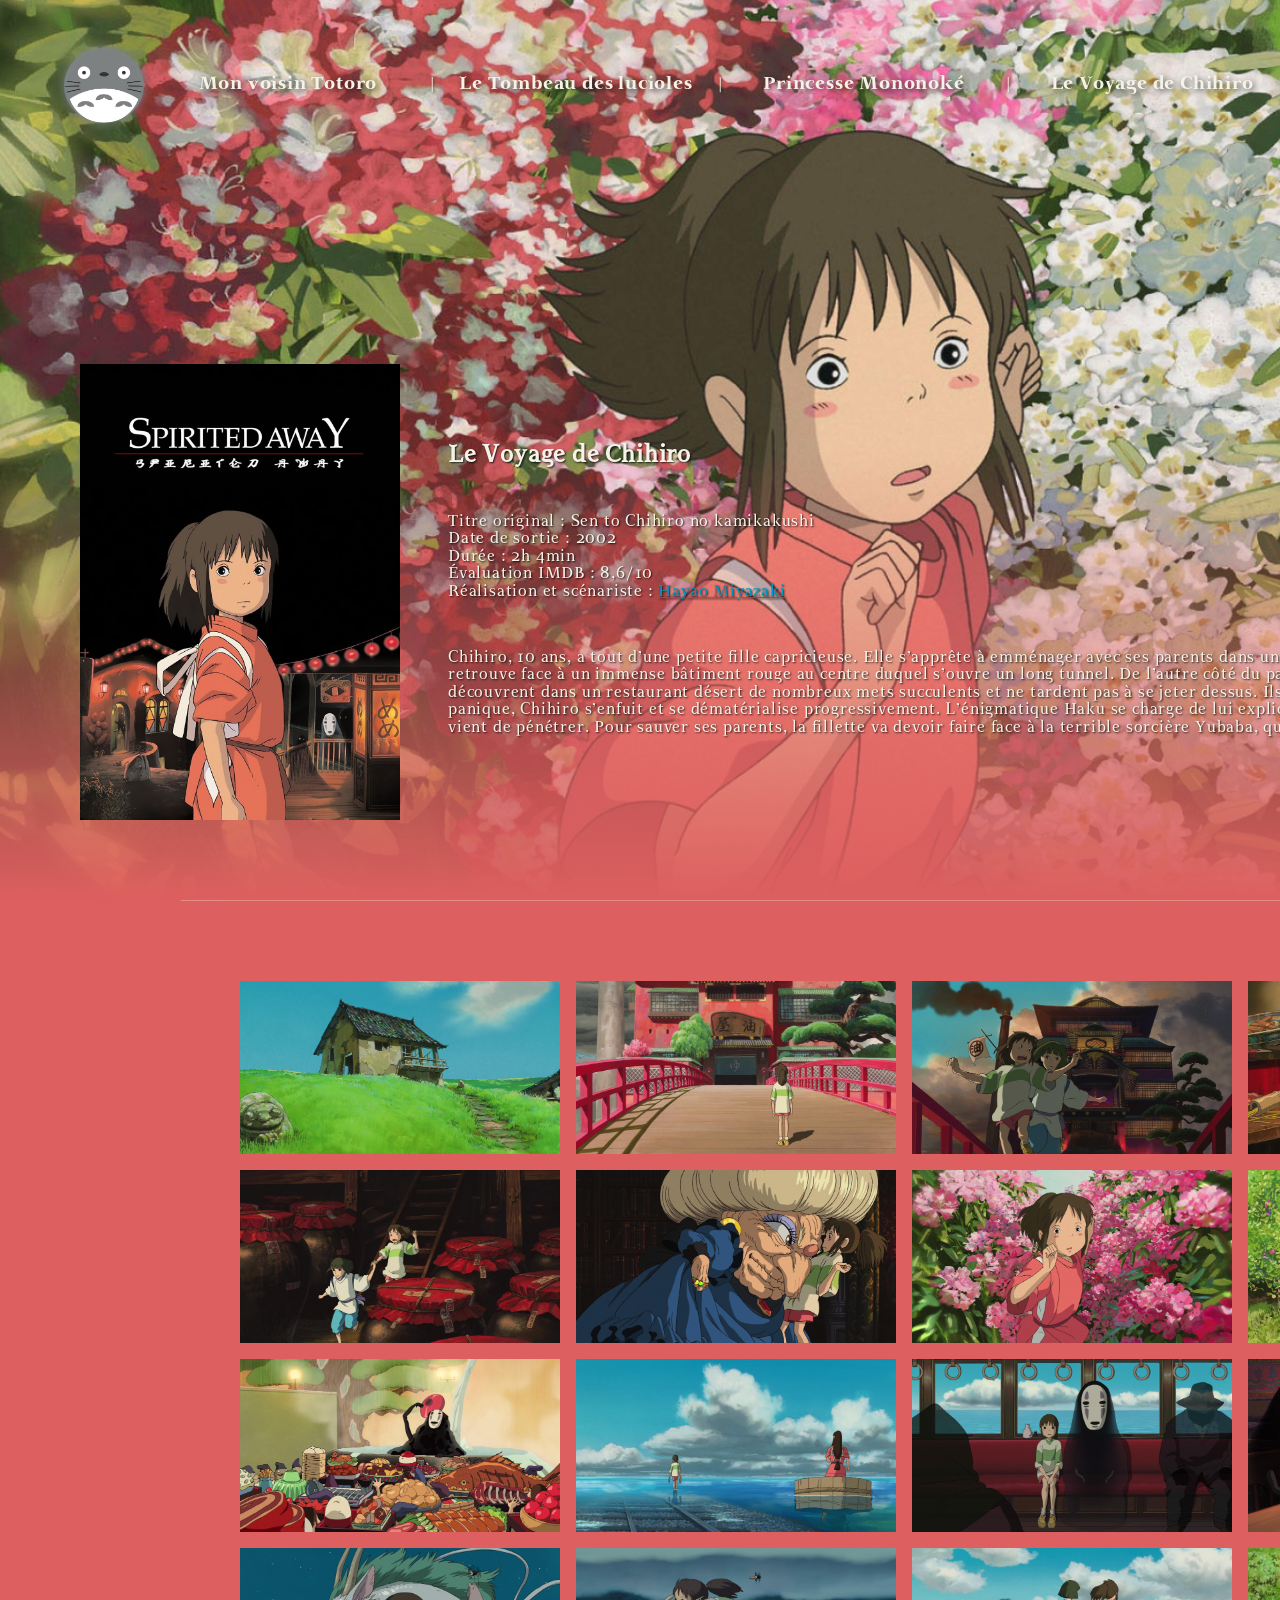
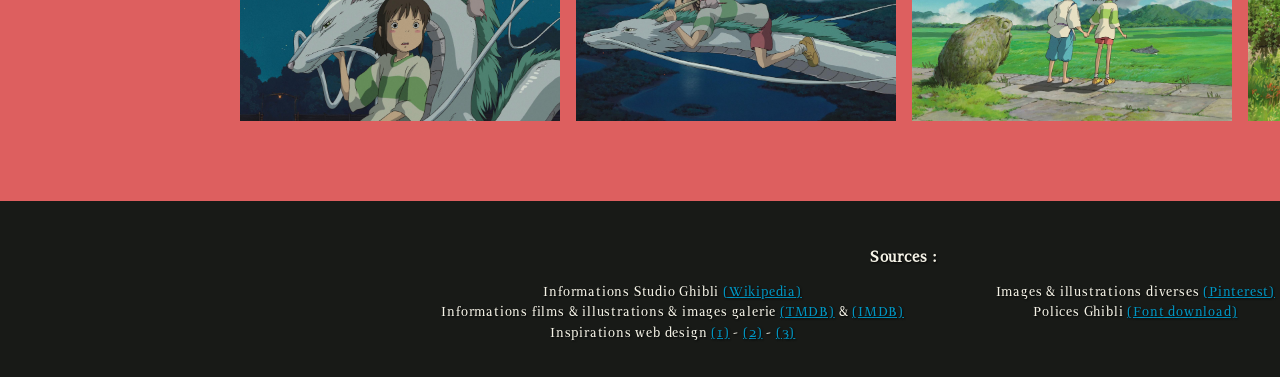
<file: pages/chihiro.html>
<!DOCTYPE html>
<html lang="fr">

<head>
    <meta charset="UTF-8">
    <meta name="viewport" content="width=device-width, initial-scale=1.0">
    <meta name="author" content="mathieu253" />

    <!----- Favicon ----->
    <link rel="icon" href="../ressources/images/favicon.ico" type="image/x-icon">

    <!----- Styles ----->
    <link rel="stylesheet" href="../css/main.css">
    <link rel="stylesheet" href="../css/films.css">

    <!----- Titre ----->
    <title>Studio Ghibli - Mederic Mathieu</title>
</head>



<body>
    <header>
        <nav class="navbar">
			
			<!-- Logo -->
			<a class="navbar__logo-lien" href="../index.html"><img class="navbar__logo-img" src="../ressources/images/logo.png" alt="Logo du studio ghibli"></a>
			
			<!-- Menu -->
            <ul class="navbar__menu">
                <li>
                    <a class="navbar__menu-lien" href="totoro.html">
                        <span class="navbar__menu-titre">Mon voisin Totoro</span>
                        <img class="navbar__menu-affiche" src="../ressources/images/affiche-totoro.jpg" alt="Mon voisin Totoro">
                    </a>
                </li>
                <li>
                    <a class="navbar__menu-lien" href="lucioles.html">
                        <span class="navbar__menu-titre">Le Tombeau des lucioles</span>
                        <img class="navbar__menu-affiche" src="../ressources/images/affiche-lucioles.jpg" alt="Le Tombeau des lucioles">
                    </a>
                </li>
                <li>
                    <a class="navbar__menu-lien" href="mononoke.html">
                        <span class="navbar__menu-titre">Princesse Mononoké</span>
                        <img class="navbar__menu-affiche" src="../ressources/images/affiche-mononoke.jpg" alt="Princesse Mononoké">
                    </a>
                </li>
                <li>
                    <a class="navbar__menu-lien" href="chihiro.html">
                        <span class="navbar__menu-titre">Le Voyage de Chihiro</span>
                        <img class="navbar__menu-affiche" src="../ressources/images/affiche-chihiro.jpg" alt="Le Voyage de Chihiro">
                    </a>
                </li>
            </ul>
        </nav>
    </header>


    <main class="chihiro__main">
        <section class="ghibli__intro chihiro__intro">
            <img class="ghibli__affiche" src="../ressources/images/affiche-chihiro.jpg" alt="Affiche 'Le Voyage de Chihiro'">
            <div class="ghibli__infos">
                <h1>Le Voyage de Chihiro</h1>
                <p>
                    Titre original : Sen to Chihiro no kamikakushi<br>
                    Date de sortie : 2002<br>
                    Durée : 2h 4min<br>
                    Évaluation IMDB : 8,6/10<br>
                    Réalisation et scénariste : <a class="ghibli__lien" href="https://www.imdb.com/fr-ca/name/nm0594503/?ref_=tt_ov_1_1" target="_blank">Hayao Miyazaki</a>
                </p>
                <p>Chihiro, 10 ans, a tout d’une petite fille capricieuse. Elle s’apprête à emménager avec ses parents dans une nouvelle demeure. Sur la route, la petite famille se retrouve face à un immense bâtiment rouge au centre duquel s’ouvre un long tunnel. De l’autre côté du passage se dresse une ville fantôme. Les parents découvrent dans un restaurant désert de nombreux mets succulents et ne tardent pas à se jeter dessus. Ils se retrouvent alors transformés en cochons. Prise de panique, Chihiro s’enfuit et se dématérialise progressivement. L’énigmatique Haku se charge de lui expliquer le fonctionnement de l’univers dans lequel elle vient de pénétrer. Pour sauver ses parents, la fillette va devoir faire face à la terrible sorcière Yubaba, qui arbore les traits d’une harpie méphistophélique.</p>
            </div>
        </section>

        <hr class="footer__separateur">

        <section class="ghibli__galerie">
            <a href="../ressources/images/chihiro/galerie/galerie1.jpg" target="_blank"><img src="../ressources/images/chihiro/galerie/galerie1.jpg" alt="Image du film 'Le Voyage de Chihiro' N°1"></a>
            <a href="../ressources/images/chihiro/galerie/galerie2.jpg" target="_blank"><img src="../ressources/images/chihiro/galerie/galerie2.jpg" alt="Image du film 'Le Voyage de Chihiro' N°2"></a>
            <a href="../ressources/images/chihiro/galerie/galerie3.jpg" target="_blank"><img src="../ressources/images/chihiro/galerie/galerie3.jpg" alt="Image du film 'Le Voyage de Chihiro' N°3"></a>
            <a href="../ressources/images/chihiro/galerie/galerie4.jpg" target="_blank"><img src="../ressources/images/chihiro/galerie/galerie4.jpg" alt="Image du film 'Le Voyage de Chihiro' N°4"></a>
            <a href="../ressources/images/chihiro/galerie/galerie5.jpg" target="_blank"><img src="../ressources/images/chihiro/galerie/galerie5.jpg" alt="Image du film 'Le Voyage de Chihiro' N°5"></a>
            <a href="../ressources/images/chihiro/galerie/galerie6.jpg" target="_blank"><img src="../ressources/images/chihiro/galerie/galerie6.jpg" alt="Image du film 'Le Voyage de Chihiro' N°6"></a>
            <a href="../ressources/images/chihiro/galerie/galerie7.jpg" target="_blank"><img src="../ressources/images/chihiro/galerie/galerie7.jpg" alt="Image du film 'Le Voyage de Chihiro' N°7"></a>
            <a href="../ressources/images/chihiro/galerie/galerie8.jpg" target="_blank"><img src="../ressources/images/chihiro/galerie/galerie8.jpg" alt="Image du film 'Le Voyage de Chihiro' N°8"></a>
            <a href="../ressources/images/chihiro/galerie/galerie9.jpg" target="_blank"><img src="../ressources/images/chihiro/galerie/galerie9.jpg" alt="Image du film 'Le Voyage de Chihiro' N°9"></a>
            <a href="../ressources/images/chihiro/galerie/galerie10.jpg" target="_blank"><img src="../ressources/images/chihiro/galerie/galerie10.jpg" alt="Image du film 'Le Voyage de Chihiro' N°10"></a>
            <a href="../ressources/images/chihiro/galerie/galerie11.jpg" target="_blank"><img src="../ressources/images/chihiro/galerie/galerie11.jpg" alt="Image du film 'Le Voyage de Chihiro' N°11"></a>
            <a href="../ressources/images/chihiro/galerie/galerie12.jpg" target="_blank"><img src="../ressources/images/chihiro/galerie/galerie12.jpg" alt="Image du film 'Le Voyage de Chihiro' N°12"></a>
            <a href="../ressources/images/chihiro/galerie/galerie13.jpg" target="_blank"><img src="../ressources/images/chihiro/galerie/galerie13.jpg" alt="Image du film 'Le Voyage de Chihiro' N°13"></a>
            <a href="../ressources/images/chihiro/galerie/galerie14.jpg" target="_blank"><img src="../ressources/images/chihiro/galerie/galerie14.jpg" alt="Image du film 'Le Voyage de Chihiro' N°14"></a>
            <a href="../ressources/images/chihiro/galerie/galerie15.jpg" target="_blank"><img src="../ressources/images/chihiro/galerie/galerie15.jpg" alt="Image du film 'Le Voyage de Chihiro' N°15"></a>
            <a href="../ressources/images/chihiro/galerie/galerie16.jpg" target="_blank"><img src="../ressources/images/chihiro/galerie/galerie16.jpg" alt="Image du film 'Le Voyage de Chihiro' N°16"></a>
        </section>
    </main>


    <footer>
        <section>
            <h3>Sources :</h3>
            <ul class="footer__menu">
                <li>Informations Studio Ghibli <a href="https://fr.wikipedia.org/wiki/Studio_Ghibli" target="_blank">(Wikipedia)</a></li>
                <li>Images & illustrations diverses <a href="https://fr.pinterest.com" target="_blank">(Pinterest)</a></li>
                <li>Informations films & illustrations & images galerie <a href="https://www.themoviedb.org/?language=fr" target="_blank">(TMDB)</a> & <a href="https://www.imdb.com/fr/" target="_blank">(IMDB)</a></li>
                <li>Polices Ghibli <a href="https://font.download/font/ghibli" target="_blank">(Font download)</a></li>
                <li>Inspirations web design <a href="https://fr.pinterest.com/pin/593208582208327746/" target="_blank">(1)</a> - <a href="https://fr.pinterest.com/pin/292100725852922092/" target="_blank">(2)</a> - <a href="https://fr.pinterest.com/pin/20618110789596343/" target="_blank">(3)</a></li>
                
            </ul>
        </section>
    </footer>
</body>

</html>
</file>
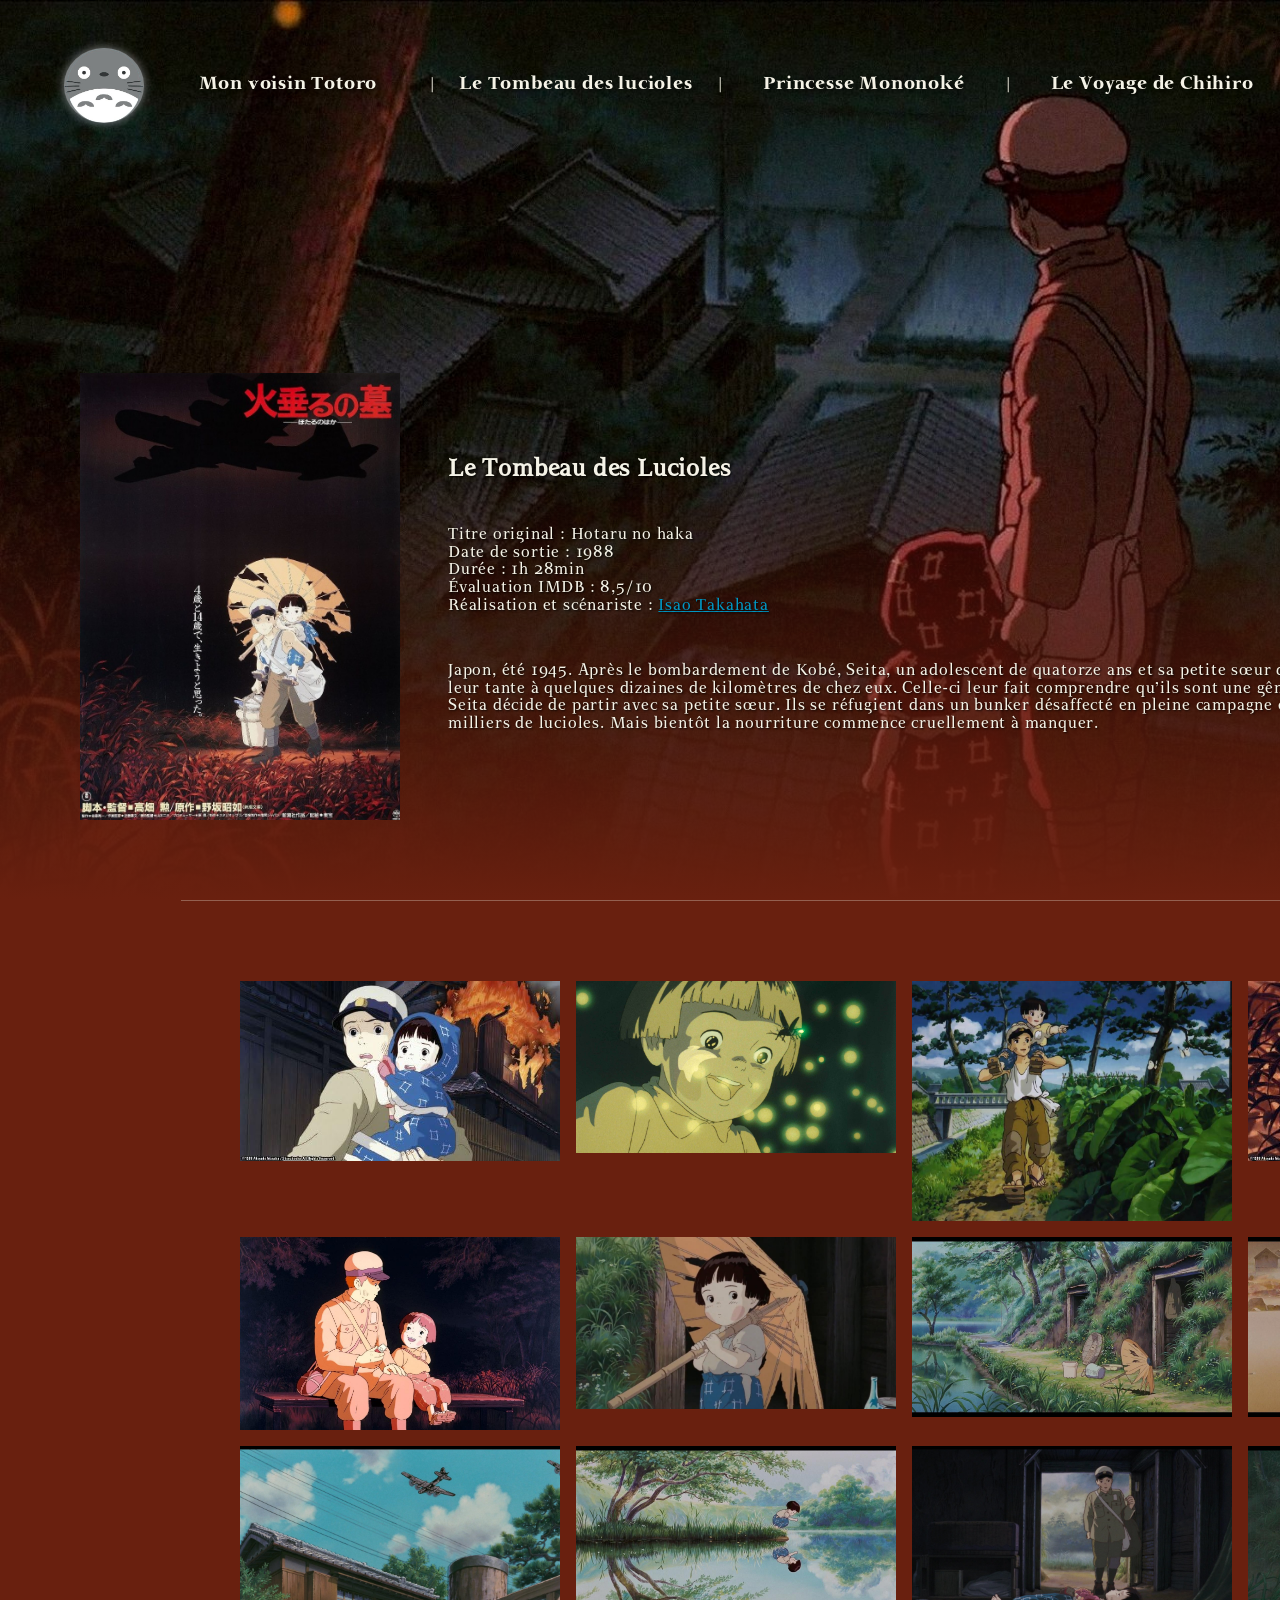
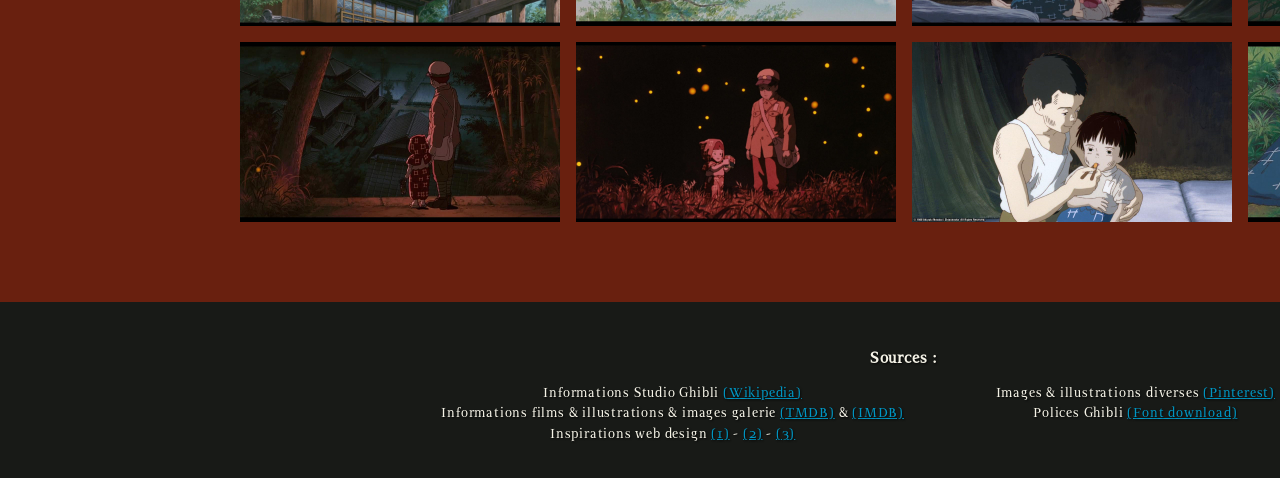
<file: pages/lucioles.html>
<!DOCTYPE html>
<html lang="fr">

<head>
    <meta charset="UTF-8">
    <meta name="viewport" content="width=device-width, initial-scale=1.0">
    <meta name="author" content="mathieu253" />

    <!----- Favicon ----->
    <link rel="icon" href="../ressources/images/favicon.ico" type="image/x-icon">

    <!----- Styles ----->
    <link rel="stylesheet" href="../css/main.css">
    <link rel="stylesheet" href="../css/films.css">

    <!----- Titre ----->
    <title>Studio Ghibli - Mederic Mathieu</title>
</head>



<body>
    <header>
        <nav class="navbar">
			
			<!-- Logo -->
			<a class="navbar__logo-lien" href="../index.html"><img class="navbar__logo-img" src="../ressources/images/logo.png" alt="Logo du studio ghibli"></a>
			
			<!-- Menu -->
            <ul class="navbar__menu">
                <li>
                    <a class="navbar__menu-lien" href="totoro.html">
                        <span class="navbar__menu-titre">Mon voisin Totoro</span>
                        <img class="navbar__menu-affiche" src="../ressources/images/affiche-totoro.jpg" alt="Mon voisin Totoro">
                    </a>
                </li>
                <li>
                    <a class="navbar__menu-lien" href="lucioles.html">
                        <span class="navbar__menu-titre">Le Tombeau des lucioles</span>
                        <img class="navbar__menu-affiche" src="../ressources/images/affiche-lucioles.jpg" alt="Le Tombeau des lucioles">
                    </a>
                </li>
                <li>
                    <a class="navbar__menu-lien" href="mononoke.html">
                        <span class="navbar__menu-titre">Princesse Mononoké</span>
                        <img class="navbar__menu-affiche" src="../ressources/images/affiche-mononoke.jpg" alt="Princesse Mononoké">
                    </a>
                </li>
                <li>
                    <a class="navbar__menu-lien" href="chihiro.html">
                        <span class="navbar__menu-titre">Le Voyage de Chihiro</span>
                        <img class="navbar__menu-affiche" src="../ressources/images/affiche-chihiro.jpg" alt="Le Voyage de Chihiro">
                    </a>
                </li>
            </ul>
        </nav>
    </header>


    <main class="lucioles__main">
        <section class="ghibli__intro lucioles__intro">
            <img class="ghibli__affiche" src="../ressources/images/affiche-lucioles.jpg" alt="Affiche 'Le Tombeau des Lucioles'">
            <div class="ghibli__infos">
                <h1>Le Tombeau des Lucioles</h1>
                <p>
                    Titre original : Hotaru no haka<br>
                    Date de sortie : 1988<br>
                    Durée : 1h 28min<br>
                    Évaluation IMDB : 8,5/10<br>
                    Réalisation et scénariste : <a class="ghibli__lien" href="https://www.imdb.com/fr/name/nm0847223/" target="_blank">Isao Takahata</a>
                </p>
                <p>Japon, été 1945. Après le bombardement de Kobé, Seita, un adolescent de quatorze ans et sa petite sœur de quatre ans, Setsuko, orphelins, vont s’installer chez leur tante à quelques dizaines de kilomètres de chez eux. Celle‐ci leur fait comprendre qu’ils sont une gêne pour la famille et doivent mériter leur riz quotidien. Seita décide de partir avec sa petite sœur. Ils se réfugient dans un bunker désaffecté en pleine campagne et vivent des jours heureux illuminés par la présence de milliers de lucioles. Mais bientôt la nourriture commence cruellement à manquer.</p>
            </div>
        </section>

        <hr class="footer__separateur">

        <section class="ghibli__galerie">
            <a href="../ressources/images/lucioles/galerie/galerie1.jpeg" target="_blank"><img src="../ressources/images/lucioles/galerie/galerie1.jpeg" alt="Image du film 'Le Tombeau des Lucioles' N°1"></a>
            <a href="../ressources/images/lucioles/galerie/galerie2.jpeg" target="_blank"><img src="../ressources/images/lucioles/galerie/galerie2.jpeg" alt="Image du film 'Le Tombeau des Lucioles' N°2"></a>
            <a href="../ressources/images/lucioles/galerie/galerie3.jpeg" target="_blank"><img src="../ressources/images/lucioles/galerie/galerie3.jpeg" alt="Image du film 'Le Tombeau des Lucioles' N°3"></a>
            <a href="../ressources/images/lucioles/galerie/galerie4.jpeg" target="_blank"><img src="../ressources/images/lucioles/galerie/galerie4.jpeg" alt="Image du film 'Le Tombeau des Lucioles' N°4"></a>
            <a href="../ressources/images/lucioles/galerie/galerie5.jpeg" target="_blank"><img src="../ressources/images/lucioles/galerie/galerie5.jpeg" alt="Image du film 'Le Tombeau des Lucioles' N°5"></a>
            <a href="../ressources/images/lucioles/galerie/galerie6.jpeg" target="_blank"><img src="../ressources/images/lucioles/galerie/galerie6.jpeg" alt="Image du film 'Le Tombeau des Lucioles' N°6"></a>
            <a href="../ressources/images/lucioles/galerie/galerie7.jpeg" target="_blank"><img src="../ressources/images/lucioles/galerie/galerie7.jpeg" alt="Image du film 'Le Tombeau des Lucioles' N°7"></a>
            <a href="../ressources/images/lucioles/galerie/galerie8.jpeg" target="_blank"><img src="../ressources/images/lucioles/galerie/galerie8.jpeg" alt="Image du film 'Le Tombeau des Lucioles' N°8"></a>
            <a href="../ressources/images/lucioles/galerie/galerie9.jpeg" target="_blank"><img src="../ressources/images/lucioles/galerie/galerie9.jpeg" alt="Image du film 'Le Tombeau des Lucioles' N°9"></a>
            <a href="../ressources/images/lucioles/galerie/galerie10.jpeg" target="_blank"><img src="../ressources/images/lucioles/galerie/galerie10.jpeg" alt="Image du film 'Le Tombeau des Lucioles' N°10"></a>
            <a href="../ressources/images/lucioles/galerie/galerie11.jpeg" target="_blank"><img src="../ressources/images/lucioles/galerie/galerie11.jpeg" alt="Image du film 'Le Tombeau des Lucioles' N°11"></a>
            <a href="../ressources/images/lucioles/galerie/galerie12.jpeg" target="_blank"><img src="../ressources/images/lucioles/galerie/galerie12.jpeg" alt="Image du film 'Le Tombeau des Lucioles' N°12"></a>
            <a href="../ressources/images/lucioles/galerie/galerie13.jpeg" target="_blank"><img src="../ressources/images/lucioles/galerie/galerie13.jpeg" alt="Image du film 'Le Tombeau des Lucioles' N°13"></a>
            <a href="../ressources/images/lucioles/galerie/galerie14.jpeg" target="_blank"><img src="../ressources/images/lucioles/galerie/galerie14.jpeg" alt="Image du film 'Le Tombeau des Lucioles' N°14"></a>
            <a href="../ressources/images/lucioles/galerie/galerie15.jpeg" target="_blank"><img src="../ressources/images/lucioles/galerie/galerie15.jpeg" alt="Image du film 'Le Tombeau des Lucioles' N°15"></a>
            <a href="../ressources/images/lucioles/galerie/galerie16.jpeg" target="_blank"><img src="../ressources/images/lucioles/galerie/galerie16.jpeg" alt="Image du film 'Le Tombeau des Lucioles' N°16"></a>
        </section>
    </main>


    <footer>
        <section>
            <h3>Sources :</h3>
            <ul class="footer__menu">
                <li>Informations Studio Ghibli <a href="https://fr.wikipedia.org/wiki/Studio_Ghibli" target="_blank">(Wikipedia)</a></li>
                <li>Images & illustrations diverses <a href="https://fr.pinterest.com" target="_blank">(Pinterest)</a></li>
                <li>Informations films & illustrations & images galerie <a href="https://www.themoviedb.org/?language=fr" target="_blank">(TMDB)</a> & <a href="https://www.imdb.com/fr/" target="_blank">(IMDB)</a></li>
                <li>Polices Ghibli <a href="https://font.download/font/ghibli" target="_blank">(Font download)</a></li>
                <li>Inspirations web design <a href="https://fr.pinterest.com/pin/593208582208327746/" target="_blank">(1)</a> - <a href="https://fr.pinterest.com/pin/292100725852922092/" target="_blank">(2)</a> - <a href="https://fr.pinterest.com/pin/20618110789596343/" target="_blank">(3)</a></li>
                
            </ul>
        </section>
    </footer>
</body>

</html>
</file>
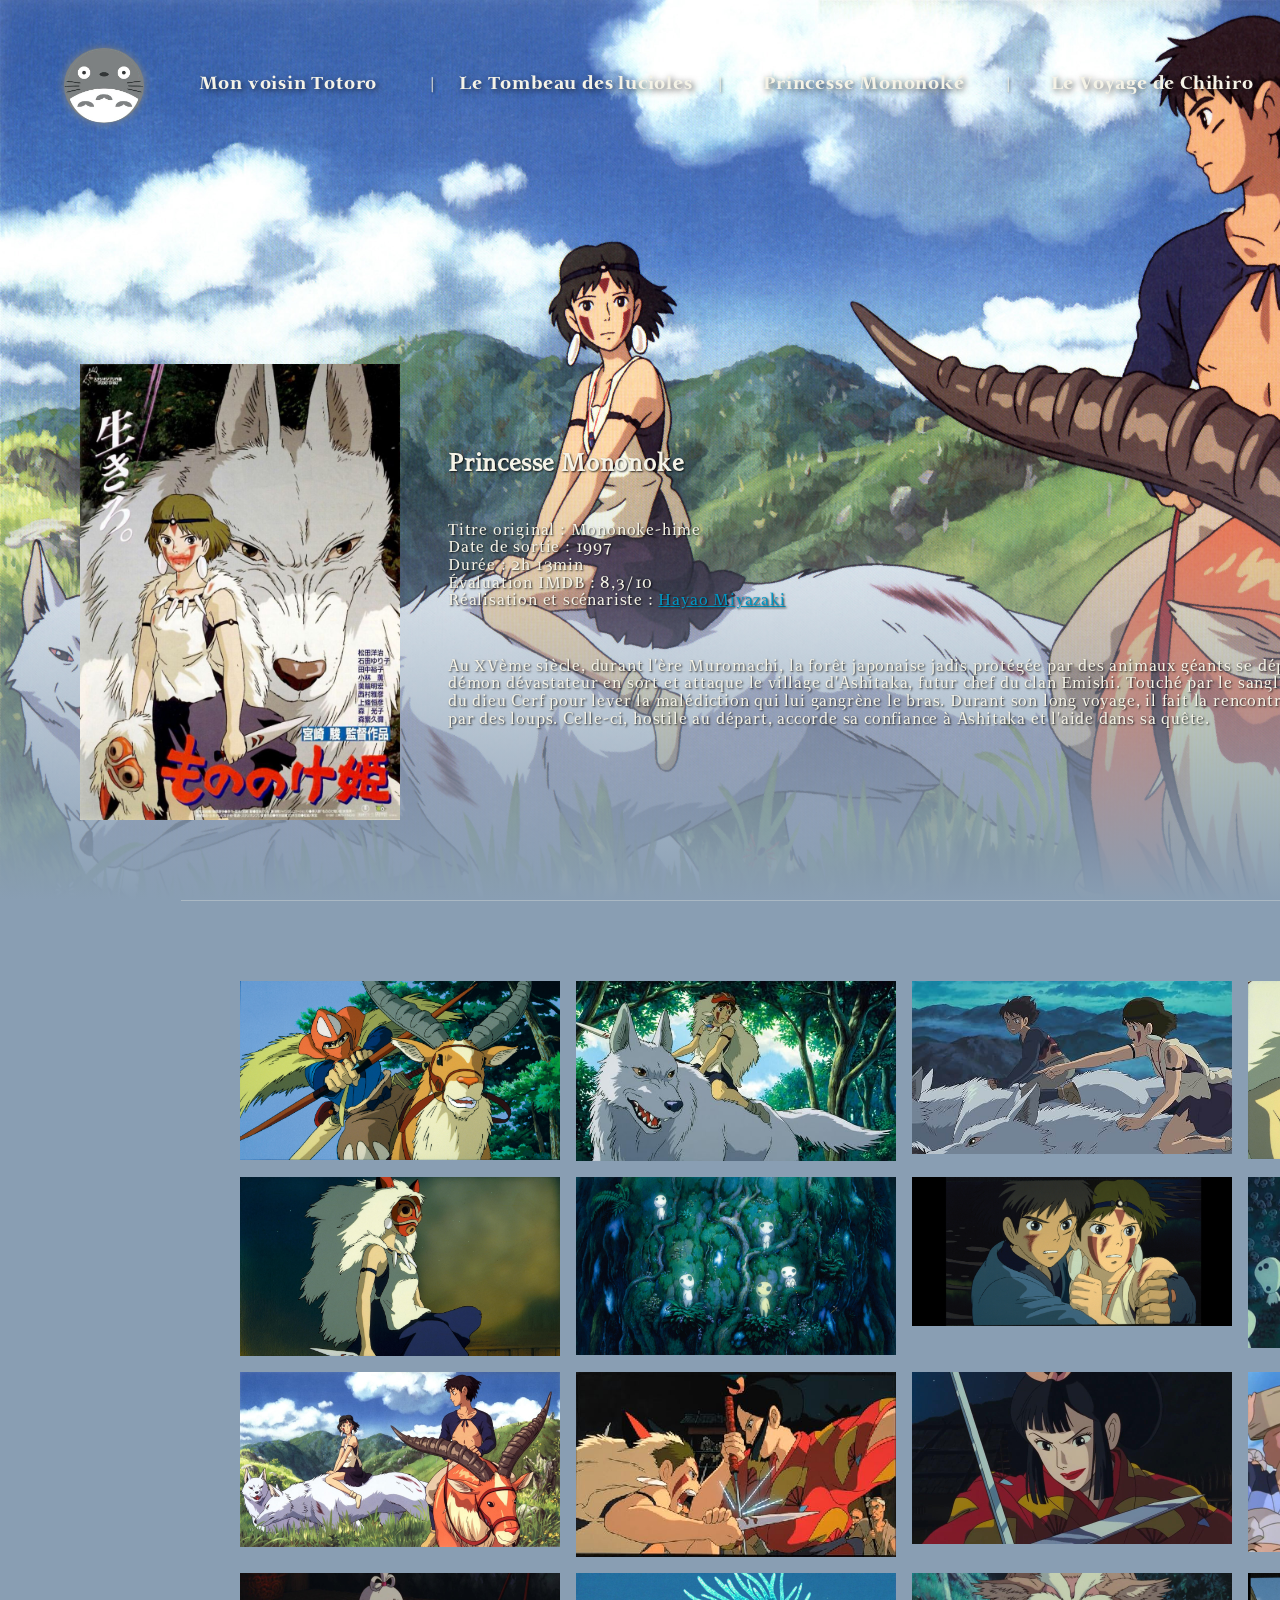
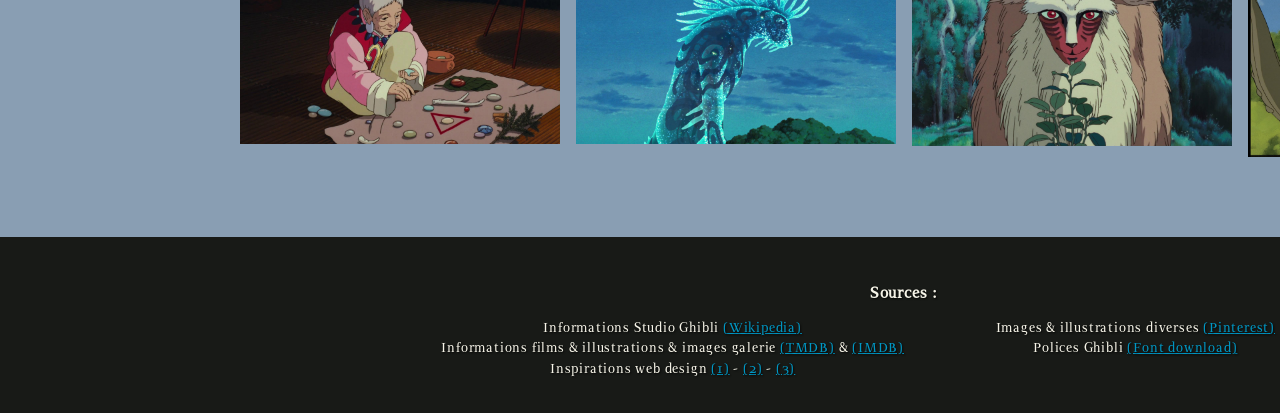
<file: pages/mononoke.html>
<!DOCTYPE html>
<html lang="fr">

<head>
    <meta charset="UTF-8">
    <meta name="viewport" content="width=device-width, initial-scale=1.0">
    <meta name="author" content="mathieu253" />

    <!----- Favicon ----->
    <link rel="icon" href="../ressources/images/favicon.ico" type="image/x-icon">

    <!----- Styles ----->
    <link rel="stylesheet" href="../css/main.css">
    <link rel="stylesheet" href="../css/films.css">

    <!----- Titre ----->
    <title>Studio Ghibli - Mederic Mathieu</title>
</head>



<body>
    <header>
        <nav class="navbar">
			
			<!-- Logo -->
			<a class="navbar__logo-lien" href="../index.html"><img class="navbar__logo-img" src="../ressources/images/logo.png" alt="Logo du studio ghibli"></a>
			
			<!-- Menu -->
            <ul class="navbar__menu">
                <li>
                    <a class="navbar__menu-lien" href="totoro.html">
                        <span class="navbar__menu-titre">Mon voisin Totoro</span>
                        <img class="navbar__menu-affiche" src="../ressources/images/affiche-totoro.jpg" alt="Mon voisin Totoro">
                    </a>
                </li>
                <li>
                    <a class="navbar__menu-lien" href="lucioles.html">
                        <span class="navbar__menu-titre">Le Tombeau des lucioles</span>
                        <img class="navbar__menu-affiche" src="../ressources/images/affiche-lucioles.jpg" alt="Le Tombeau des lucioles">
                    </a>
                </li>
                <li>
                    <a class="navbar__menu-lien" href="mononoke.html">
                        <span class="navbar__menu-titre">Princesse Mononoké</span>
                        <img class="navbar__menu-affiche" src="../ressources/images/affiche-mononoke.jpg" alt="Princesse Mononoké">
                    </a>
                </li>
                <li>
                    <a class="navbar__menu-lien" href="chihiro.html">
                        <span class="navbar__menu-titre">Le Voyage de Chihiro</span>
                        <img class="navbar__menu-affiche" src="../ressources/images/affiche-chihiro.jpg" alt="Le Voyage de Chihiro">
                    </a>
                </li>
            </ul>
        </nav>
    </header>


    <main class="mononoke__main">
        <section class="ghibli__intro mononoke__intro">
            <img class="ghibli__affiche" src="../ressources/images/affiche-mononoke.jpg" alt="Affiche 'Princesse Mononoke'">
            <div class="ghibli__infos">
                <h1>Princesse Mononoke</h1>
                <p>
                    Titre original : Mononoke-hime<br>
                    Date de sortie : 1997<br>
                    Durée : 2h 13min<br>
                    Évaluation IMDB : 8,3/10<br>
                    Réalisation et scénariste : <a class="ghibli__lien" href="https://www.imdb.com/fr-ca/name/nm0594503/?ref_=tt_ov_1_1" target="_blank">Hayao Miyazaki</a>
                </p>
                <p>Au XVème siècle, durant l'ère Muromachi, la forêt japonaise jadis protégée par des animaux géants se dépeuple à cause de l'homme. Un sanglier transformé en démon dévastateur en sort et attaque le village d'Ashitaka, futur chef du clan Emishi. Touché par le sanglier qu'il a tué, celui-ci est forcé de partir à la recherche du dieu Cerf pour lever la malédiction qui lui gangrène le bras. Durant son long voyage, il fait la rencontre de San, la Princesse Mononoké, une jeune fille élevée par des loups. Celle-ci, hostile au départ, accorde sa confiance à Ashitaka et l'aide dans sa quête.</p>
            </div>
        </section>

        <hr class="footer__separateur">

        <section class="ghibli__galerie">
            <a href="../ressources/images/mononoke/galerie/galerie1.jpeg" target="_blank"><img src="../ressources/images/mononoke/galerie/galerie1.jpeg" alt="Image du film 'Princesse Mononoke' N°1"></a>
            <a href="../ressources/images/mononoke/galerie/galerie2.jpeg" target="_blank"><img src="../ressources/images/mononoke/galerie/galerie2.jpeg" alt="Image du film 'Princesse Mononoke' N°2"></a>
            <a href="../ressources/images/mononoke/galerie/galerie3.jpeg" target="_blank"><img src="../ressources/images/mononoke/galerie/galerie3.jpeg" alt="Image du film 'Princesse Mononoke' N°3"></a>
            <a href="../ressources/images/mononoke/galerie/galerie4.jpeg" target="_blank"><img src="../ressources/images/mononoke/galerie/galerie4.jpeg" alt="Image du film 'Princesse Mononoke' N°4"></a>
            <a href="../ressources/images/mononoke/galerie/galerie5.jpeg" target="_blank"><img src="../ressources/images/mononoke/galerie/galerie5.jpeg" alt="Image du film 'Princesse Mononoke' N°5"></a>
            <a href="../ressources/images/mononoke/galerie/galerie6.jpeg" target="_blank"><img src="../ressources/images/mononoke/galerie/galerie6.jpeg" alt="Image du film 'Princesse Mononoke' N°6"></a>
            <a href="../ressources/images/mononoke/galerie/galerie7.jpeg" target="_blank"><img src="../ressources/images/mononoke/galerie/galerie7.jpeg" alt="Image du film 'Princesse Mononoke' N°7"></a>
            <a href="../ressources/images/mononoke/galerie/galerie8.jpeg" target="_blank"><img src="../ressources/images/mononoke/galerie/galerie8.jpeg" alt="Image du film 'Princesse Mononoke' N°8"></a>
            <a href="../ressources/images/mononoke/galerie/galerie9.jpeg" target="_blank"><img src="../ressources/images/mononoke/galerie/galerie9.jpeg" alt="Image du film 'Princesse Mononoke' N°9"></a>
            <a href="../ressources/images/mononoke/galerie/galerie10.jpeg" target="_blank"><img src="../ressources/images/mononoke/galerie/galerie10.jpeg" alt="Image du film 'Princesse Mononoke' N°10"></a>
            <a href="../ressources/images/mononoke/galerie/galerie11.jpeg" target="_blank"><img src="../ressources/images/mononoke/galerie/galerie11.jpeg" alt="Image du film 'Princesse Mononoke' N°11"></a>
            <a href="../ressources/images/mononoke/galerie/galerie12.jpeg" target="_blank"><img src="../ressources/images/mononoke/galerie/galerie12.jpeg" alt="Image du film 'Princesse Mononoke' N°12"></a>
            <a href="../ressources/images/mononoke/galerie/galerie13.jpeg" target="_blank"><img src="../ressources/images/mononoke/galerie/galerie13.jpeg" alt="Image du film 'Princesse Mononoke' N°13"></a>
            <a href="../ressources/images/mononoke/galerie/galerie14.jpeg" target="_blank"><img src="../ressources/images/mononoke/galerie/galerie14.jpeg" alt="Image du film 'Princesse Mononoke' N°14"></a>
            <a href="../ressources/images/mononoke/galerie/galerie15.jpeg" target="_blank"><img src="../ressources/images/mononoke/galerie/galerie15.jpeg" alt="Image du film 'Princesse Mononoke' N°15"></a>
            <a href="../ressources/images/mononoke/galerie/galerie16.jpeg" target="_blank"><img src="../ressources/images/mononoke/galerie/galerie16.jpeg" alt="Image du film 'Princesse Mononoke' N°16"></a>
        </section>
    </main>


    <footer>
        <section>
            <h3>Sources :</h3>
            <ul class="footer__menu">
                <li>Informations Studio Ghibli <a href="https://fr.wikipedia.org/wiki/Studio_Ghibli" target="_blank">(Wikipedia)</a></li>
                <li>Images & illustrations diverses <a href="https://fr.pinterest.com" target="_blank">(Pinterest)</a></li>
                <li>Informations films & illustrations & images galerie <a href="https://www.themoviedb.org/?language=fr" target="_blank">(TMDB)</a> & <a href="https://www.imdb.com/fr/" target="_blank">(IMDB)</a></li>
                <li>Polices Ghibli <a href="https://font.download/font/ghibli" target="_blank">(Font download)</a></li>
                <li>Inspirations web design <a href="https://fr.pinterest.com/pin/593208582208327746/" target="_blank">(1)</a> - <a href="https://fr.pinterest.com/pin/292100725852922092/" target="_blank">(2)</a> - <a href="https://fr.pinterest.com/pin/20618110789596343/" target="_blank">(3)</a></li>
                
            </ul>
        </section>
    </footer>
</body>

</html>
</file>
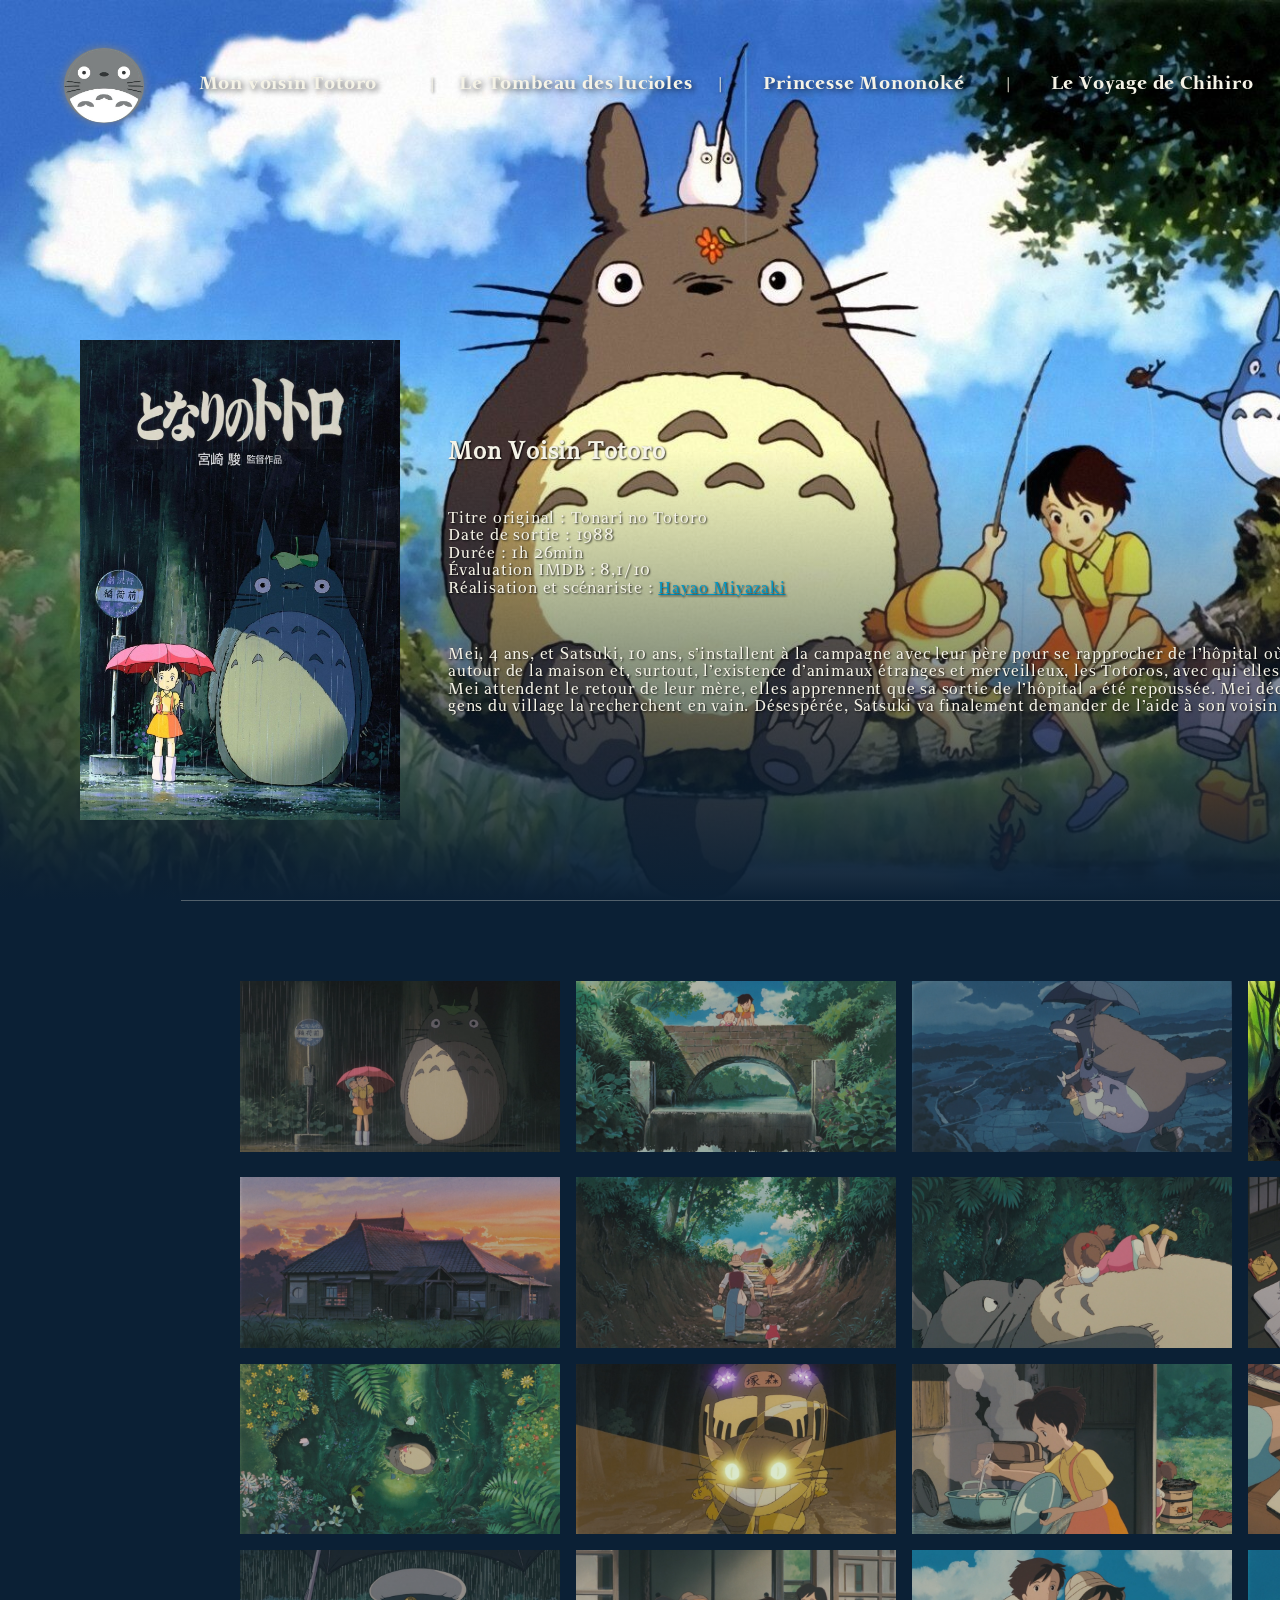
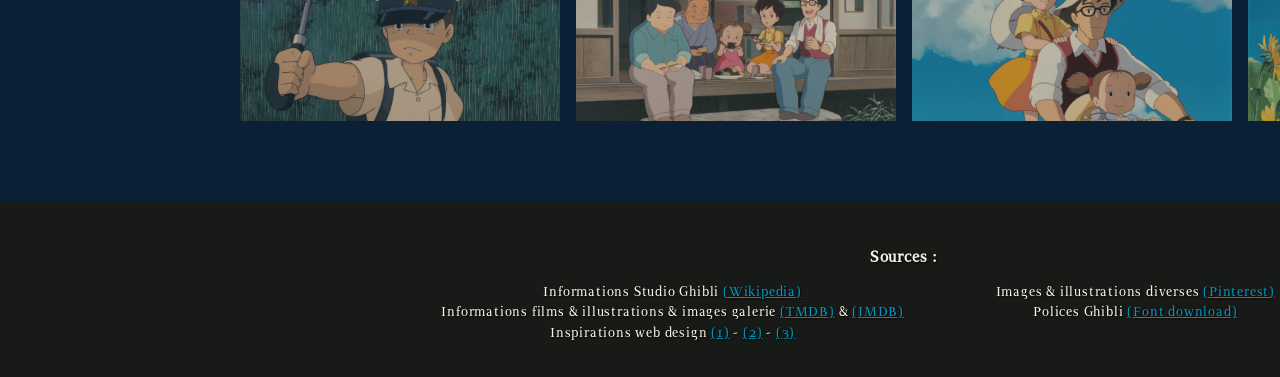
<file: pages/totoro.html>
<!DOCTYPE html>
<html lang="fr">

<head>
    <meta charset="UTF-8">
    <meta name="viewport" content="width=device-width, initial-scale=1.0">
    <meta name="author" content="mathieu253" />

    <!----- Favicon ----->
    <link rel="icon" href="../ressources/images/favicon.ico" type="image/x-icon">

    <!----- Styles ----->
    <link rel="stylesheet" href="../css/main.css">
    <link rel="stylesheet" href="../css/films.css">

    <!----- Titre ----->
    <title>Studio Ghibli - Mederic Mathieu</title>
</head>



<body>
    <header>
        <nav class="navbar">
			
			<!-- Logo -->
			<a class="navbar__logo-lien" href="../index.html"><img class="navbar__logo-img" src="../ressources/images/logo.png" alt="Logo du studio ghibli"></a>
			
			<!-- Menu -->
            <ul class="navbar__menu">
                <li>
                    <a class="navbar__menu-lien" href="totoro.html">
                        <span class="navbar__menu-titre">Mon voisin Totoro</span>
                        <img class="navbar__menu-affiche" src="../ressources/images/affiche-totoro.jpg" alt="Mon voisin Totoro">
                    </a>
                </li>
                <li>
                    <a class="navbar__menu-lien" href="lucioles.html">
                        <span class="navbar__menu-titre">Le Tombeau des lucioles</span>
                        <img class="navbar__menu-affiche" src="../ressources/images/affiche-lucioles.jpg" alt="Le Tombeau des lucioles">
                    </a>
                </li>
                <li>
                    <a class="navbar__menu-lien" href="mononoke.html">
                        <span class="navbar__menu-titre">Princesse Mononoké</span>
                        <img class="navbar__menu-affiche" src="../ressources/images/affiche-mononoke.jpg" alt="Princesse Mononoké">
                    </a>
                </li>
                <li>
                    <a class="navbar__menu-lien" href="chihiro.html">
                        <span class="navbar__menu-titre">Le Voyage de Chihiro</span>
                        <img class="navbar__menu-affiche" src="../ressources/images/affiche-chihiro.jpg" alt="Le Voyage de Chihiro">
                    </a>
                </li>
            </ul>
        </nav>
    </header>


    <main class="totoro__main">
        <section class="ghibli__intro totoro__intro">
            <img class="ghibli__affiche" src="../ressources/images/affiche-totoro.jpg" alt="Affiche 'Mon Voisin Totoro'">
            <div class="ghibli__infos">
                <h1>Mon Voisin Totoro</h1>
                <p>
                    Titre original : Tonari no Totoro<br>
                    Date de sortie : 1988<br>
                    Durée : 1h 26min<br>
                    Évaluation IMDB : 8,1/10<br>
                    Réalisation et scénariste : <a class="ghibli__lien" href="https://www.imdb.com/fr-ca/name/nm0594503/?ref_=tt_ov_1_1" target="_blank">Hayao Miyazaki</a>
                </p>
                <p>Mei, 4 ans, et Satsuki, 10 ans, s’installent à la campagne avec leur père pour se rapprocher de l’hôpital où séjourne leur mère. Elles découvrent la nature tout autour de la maison et, surtout, l’existence d’animaux étranges et merveilleux, les Totoros, avec qui elles deviennent très amies. Un jour, alors que Satsuki et Mei attendent le retour de leur mère, elles apprennent que sa sortie de l’hôpital a été repoussée. Mei décide alors d’aller lui rendre visite seule. Satsuki et les gens du village la recherchent en vain. Désespérée, Satsuki va finalement demander de l’aide à son voisin Totoro.</p>
            </div>
        </section>

        <hr class="footer__separateur">

        <section class="ghibli__galerie">
            <a href="../ressources/images/totoro/galerie/galerie1.png" target="_blank"><img src="../ressources/images/totoro/galerie/galerie1.png" alt="Image du film 'Mon Voisin Totoro' N°1"></a>
            <a href="../ressources/images/totoro/galerie/galerie2.png" target="_blank"><img src="../ressources/images/totoro/galerie/galerie2.png" alt="Image du film 'Mon Voisin Totoro' N°2"></a>
            <a href="../ressources/images/totoro/galerie/galerie3.png" target="_blank"><img src="../ressources/images/totoro/galerie/galerie3.png" alt="Image du film 'Mon Voisin Totoro' N°3"></a>
            <a href="../ressources/images/totoro/galerie/galerie4.jpg" target="_blank"><img src="../ressources/images/totoro/galerie/galerie4.jpg" alt="Image du film 'Mon Voisin Totoro' N°4"></a>
            <a href="../ressources/images/totoro/galerie/galerie5.png" target="_blank"><img src="../ressources/images/totoro/galerie/galerie5.png" alt="Image du film 'Mon Voisin Totoro' N°5"></a>
            <a href="../ressources/images/totoro/galerie/galerie6.png" target="_blank"><img src="../ressources/images/totoro/galerie/galerie6.png" alt="Image du film 'Mon Voisin Totoro' N°6"></a>
            <a href="../ressources/images/totoro/galerie/galerie7.png" target="_blank"><img src="../ressources/images/totoro/galerie/galerie7.png" alt="Image du film 'Mon Voisin Totoro' N°7"></a>
            <a href="../ressources/images/totoro/galerie/galerie8.png" target="_blank"><img src="../ressources/images/totoro/galerie/galerie8.png" alt="Image du film 'Mon Voisin Totoro' N°8"></a>
            <a href="../ressources/images/totoro/galerie/galerie9.png" target="_blank"><img src="../ressources/images/totoro/galerie/galerie9.png" alt="Image du film 'Mon Voisin Totoro' N°9"></a>
            <a href="../ressources/images/totoro/galerie/galerie10.png" target="_blank"><img src="../ressources/images/totoro/galerie/galerie10.png" alt="Image du film 'Mon Voisin Totoro' N°10"></a>
            <a href="../ressources/images/totoro/galerie/galerie11.png" target="_blank"><img src="../ressources/images/totoro/galerie/galerie11.png" alt="Image du film 'Mon Voisin Totoro' N°11"></a>
            <a href="../ressources/images/totoro/galerie/galerie12.png" target="_blank"><img src="../ressources/images/totoro/galerie/galerie12.png" alt="Image du film 'Mon Voisin Totoro' N°12"></a>
            <a href="../ressources/images/totoro/galerie/galerie13.png" target="_blank"><img src="../ressources/images/totoro/galerie/galerie13.png" alt="Image du film 'Mon Voisin Totoro' N°13"></a>
            <a href="../ressources/images/totoro/galerie/galerie14.png" target="_blank"><img src="../ressources/images/totoro/galerie/galerie14.png" alt="Image du film 'Mon Voisin Totoro' N°14"></a>
            <a href="../ressources/images/totoro/galerie/galerie15.png" target="_blank"><img src="../ressources/images/totoro/galerie/galerie15.png" alt="Image du film 'Mon Voisin Totoro' N°15"></a>
            <a href="../ressources/images/totoro/galerie/galerie16.png" target="_blank"><img src="../ressources/images/totoro/galerie/galerie16.png" alt="Image du film 'Mon Voisin Totoro' N°16"></a>
        </section>
    </main>


    <footer>
        <section>
            <h3>Sources :</h3>
            <ul class="footer__menu">
                <li>Informations Studio Ghibli <a href="https://fr.wikipedia.org/wiki/Studio_Ghibli" target="_blank">(Wikipedia)</a></li>
                <li>Images & illustrations diverses <a href="https://fr.pinterest.com" target="_blank">(Pinterest)</a></li>
                <li>Informations films & illustrations & images galerie <a href="https://www.themoviedb.org/?language=fr" target="_blank">(TMDB)</a> & <a href="https://www.imdb.com/fr/" target="_blank">(IMDB)</a></li>
                <li>Polices Ghibli <a href="https://font.download/font/ghibli" target="_blank">(Font download)</a></li>
                <li>Inspirations web design <a href="https://fr.pinterest.com/pin/593208582208327746/" target="_blank">(1)</a> - <a href="https://fr.pinterest.com/pin/292100725852922092/" target="_blank">(2)</a> - <a href="https://fr.pinterest.com/pin/20618110789596343/" target="_blank">(3)</a></li>
                
            </ul>
        </section>
    </footer>
</body>

</html>
</file>
<file: css/main.css>
/***** Variables *****/
:root {
    /* Couleurs générales */
    --ghibli-noir: #181a17;
    --ghibli-marron: #2c1d17;
    --ghibli-creme: #f5f3e7;
    --ghibli-vert: #1ca943;
    --ghibli-bleu: #0097c4;

    /* Couleurs par film */
    --couleur-totoro: #0b2035;
    --couleur-lucioles: #69200f;
    --couleur-mononoke: #899eb3;
    --couleur-chihiro: #dd5f5f;

    /* Tailles */
    --affiche-largeur: 16rem;
}

/***** Polices *****/
@font-face { /* Police 'Ghibli" */
    font-family: "Ghibli";
    src: url("../ressources/polices/Ghibli.woff");
}

@font-face { /* Police 'Ghibli" en gras */
    font-family: "Ghibli Bold";
    src: url("../ressources/polices/Ghibli-Bold.woff");
}

/***** Style global *****/
* { /* Style appliqué sur tous les éléments de la page pour simplifier la mise en page */
    box-sizing: border-box;
    margin: 0;
    padding: 0;
    
}

body {
    display: grid;
    grid-template-rows: auto 1fr auto;
    min-height: 100vh;
    max-width: 100vw;
    line-height: 1.1em;
    letter-spacing: 0.05em;
    text-shadow: 1px 1px 2px rgba(0,0,0,0.8);
    font-family: 'Ghibli', Arial, sans-serif;
    color: var(--ghibli-creme);
}

/***** Navbar *****/
.navbar {
    position: absolute;
    z-index: 10;
    display: grid;
    grid-template-columns: repeat(2, auto);
    justify-content: space-between;
    width: 100%;
    padding: 3rem 4rem;
}

/***** Logo *****/
.navbar__logo-img {
    background-color: #7d8182;
    box-shadow: 0 0 10px #7d8182;
}

.navbar__logo-img, .navbar__logo-lien {
    display: block;
    width: 5rem;
    border-radius: 50%;
    transition: transform 0.3s;
}

.navbar__logo-img:hover {
    transform: scale(1.2);
}

/***** Menu *****/
.navbar__menu {
    display: grid;
    grid-template-columns: repeat(4, auto);
    justify-content: space-between;
    align-items: center;
    list-style: none;
}

.navbar__menu-lien {
    position: relative;
    display: grid;
    width: var(--affiche-largeur);
    line-height: 2rem;
    font-size: 1.1rem;
    text-align: center;
    text-decoration: none;
    font-family: 'Ghibli Bold', Arial, sans-serif;
    text-shadow: 2px 2px 6px rgba(0, 0, 0, 0.7);
    color: var(--ghibli-creme);
}

.navbar__menu li { /* Permet de rendre l'élément <li> parent de l'élément dans la règle avec ::after */
    position: relative;
    padding-inline: 1rem;
}

.navbar__menu li:not(:last-child)::after { /* Ajoute une barre horizontale après chaque élément <li> du menu SAUF le dernier */
    content: "|";
    position: absolute;
    right: -.2rem;
    top: 50%;
    transform: translateY(-50%); /* Décale et centre l'élément en fonction de son parent */
    text-shadow: 1px 1px 3px rgba(0, 0, 0, 0.7);
}

/***** Animation menu *****/
.navbar__menu-titre {
    transition: opacity 0.5s ease-out;
}

.navbar__menu-affiche { /* On positionne et stylise l'affiche puis on la cache pour l'afficher uniquement lors du survol */
    position: absolute;
    top: 0;
    left: 50%;
    transform: translateX(-50%) translateY(-20px); /* Décale et centre l'élément en fonction de son parent */
    width: var(--affiche-largeur);
    border-radius: 30px;
    opacity: 0;
    visibility: hidden;
    transition: opacity 0.5s ease-out, transform 0.5s ease-out, visibility 0.5s;
}

.navbar__menu-lien:hover .navbar__menu-titre { /* On cache le texte lors du survol d'un lien */
    opacity: 0;
}

.navbar__menu-lien:hover .navbar__menu-affiche { /* On affiche l'image lors du survol d'un lien */
    opacity: 1;
    visibility: visible;
    transform: translateX(-50%) translateY(0);
}

/***** Pied de page *****/
footer {
    display: grid;
    justify-content: center;
    align-items: center;
    gap: 2rem;
    padding-block: 3rem 2rem;
    background-color: var(--ghibli-noir);
    text-align: center;
    font-size: small;
}

.footer__menu {
    display: grid;
    grid-template-columns: repeat(2, 1fr);
    margin-top: 1rem;
    list-style: none;
}

.footer__menu a {
    line-height: 1.3rem;
    color: var(--ghibli-bleu);
}

.footer__menu a:hover {
    color: var(--ghibli-vert);
}

.footer__separateur {
    opacity: 0.3;
    width: 80%;
    height: 1px;
    margin: auto;
    border: none;
    background-color: var(--ghibli-creme);
}
</file>
<file: css/films.css>
/***** Style global pour les 4 pages de film *****/
.ghibli__intro {
    display: grid;
    grid-template-columns: repeat(2, auto);
    justify-content: left;
    align-content: end;
    align-items: center;
    gap: 3rem;
    height: 100vh;
    padding: 5rem;
    background-image: linear-gradient(to bottom, transparent 50%, var(--bg-color-ghibli)), var(--bg-img-ghibli);
    background-size: cover;
    background-repeat: no-repeat;
}

.ghibli__affiche {
    width: 20rem;
}

.ghibli__infos {
    display: grid;
    gap: 3rem;
}

.ghibli__lien {
    color: var(--ghibli-bleu);
}

.ghibli__lien:hover {
    color: var(--ghibli-vert);
}

.ghibli__galerie {
    display: grid;
    grid-template-columns: repeat(4, 1fr);
    gap: 1rem;
    padding: 5rem 15rem;
}

.ghibli__galerie a {
    display: grid;
    width: 20rem;
}

.ghibli__galerie img {
    width: 100%;
}

/**************************************************/
/***** Style pour la page 'Mon Voisin Totoro' *****/
/**************************************************/
.totoro__main {
    background-color: var(--couleur-totoro);
}

.totoro__intro {
    --bg-img-ghibli: url(../ressources/images/totoro/bg-totoro.jpg);
    --bg-color-ghibli: var(--couleur-totoro);
}


/********************************************************/
/***** Style pour la page 'Le Tombeau des Lucioles' *****/
/********************************************************/
.lucioles__main {
    background-color: var(--couleur-lucioles);
}

.lucioles__intro {
    --bg-img-ghibli: url(../ressources/images/lucioles/bg-lucioles.jpg);
    --bg-color-ghibli: var(--couleur-lucioles);
}


/***************************************************/
/***** Style pour la page 'Princesse Mononoke' *****/
/***************************************************/
.mononoke__main {
    background-color: var(--couleur-mononoke);
}

.mononoke__intro {
    --bg-img-ghibli: url(../ressources/images/mononoke/bg-mononoke.jpg);
    --bg-color-ghibli: var(--couleur-mononoke);
}


/*****************************************************/
/***** Style pour la page 'Le Voyage de Chihiro' *****/
/*****************************************************/
.chihiro__main {
    background-color: var(--couleur-chihiro);
}

.chihiro__intro {
    --bg-img-ghibli: url(../ressources/images/chihiro/bg-chihiro.jpg);
    --bg-color-ghibli: var(--couleur-chihiro);
}
</file>
